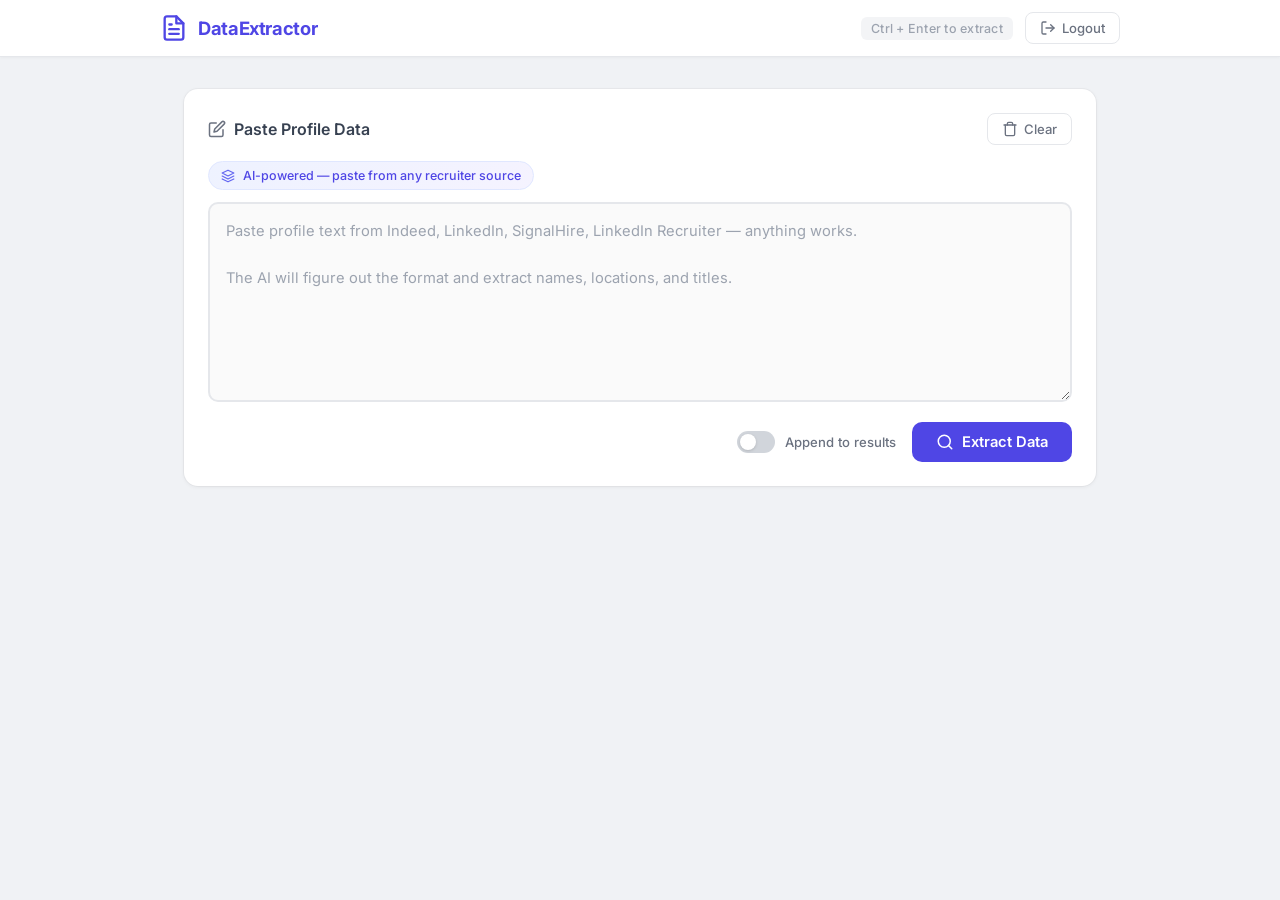
<file: templates/index.html>
<!DOCTYPE html>
<html lang="en">
<head>
    <meta charset="UTF-8">
    <meta name="viewport" content="width=device-width, initial-scale=1.0">
    <title>Data Extractor</title>
    <link rel="stylesheet" href="/static/style.css">
    <link rel="preconnect" href="https://fonts.googleapis.com">
    <link rel="preconnect" href="https://fonts.gstatic.com" crossorigin>
    <link href="https://fonts.googleapis.com/css2?family=Inter:wght@400;500;600;700&display=swap" rel="stylesheet">
</head>
<body>
    <!-- Header -->
    <header class="header">
        <div class="header-inner">
            <div class="logo">
                <svg width="28" height="28" viewBox="0 0 24 24" fill="none" stroke="currentColor" stroke-width="2" stroke-linecap="round" stroke-linejoin="round">
                    <path d="M14 2H6a2 2 0 0 0-2 2v16a2 2 0 0 0 2 2h12a2 2 0 0 0 2-2V8z"></path>
                    <polyline points="14 2 14 8 20 8"></polyline>
                    <line x1="16" y1="13" x2="8" y2="13"></line>
                    <line x1="16" y1="17" x2="8" y2="17"></line>
                    <polyline points="10 9 9 9 8 9"></polyline>
                </svg>
                <span>DataExtractor</span>
            </div>
            <div style="display: flex; align-items: center; gap: 12px;">
                <div class="header-hint">Ctrl + Enter to extract</div>
                <a href="/auth/logout" class="btn-ghost" style="text-decoration: none;">
                    <svg width="16" height="16" viewBox="0 0 24 24" fill="none" stroke="currentColor" stroke-width="2" stroke-linecap="round" stroke-linejoin="round">
                        <path d="M9 21H5a2 2 0 0 1-2-2V5a2 2 0 0 1 2-2h4"></path>
                        <polyline points="16 17 21 12 16 7"></polyline>
                        <line x1="21" y1="12" x2="9" y2="12"></line>
                    </svg>
                    Logout
                </a>
            </div>
        </div>
    </header>

    <main class="main">
        <!-- Input Section -->
        <section class="input-section">
            <div class="section-header">
                <h2>
                    <svg width="18" height="18" viewBox="0 0 24 24" fill="none" stroke="currentColor" stroke-width="2" stroke-linecap="round" stroke-linejoin="round">
                        <path d="M11 4H4a2 2 0 0 0-2 2v14a2 2 0 0 0 2 2h14a2 2 0 0 0 2-2v-7"></path>
                        <path d="M18.5 2.5a2.121 2.121 0 0 1 3 3L12 15l-4 1 1-4 9.5-9.5z"></path>
                    </svg>
                    Paste Profile Data
                </h2>
                <button id="clear-btn" class="btn-ghost" onclick="clearAll()" title="Clear all">
                    <svg width="16" height="16" viewBox="0 0 24 24" fill="none" stroke="currentColor" stroke-width="2" stroke-linecap="round" stroke-linejoin="round">
                        <polyline points="3 6 5 6 21 6"></polyline>
                        <path d="M19 6v14a2 2 0 0 1-2 2H7a2 2 0 0 1-2-2V6m3 0V4a2 2 0 0 1 2-2h4a2 2 0 0 1 2 2v2"></path>
                    </svg>
                    Clear
                </button>
            </div>
            <div class="ai-badge">
                <svg width="14" height="14" viewBox="0 0 24 24" fill="none" stroke="currentColor" stroke-width="2" stroke-linecap="round" stroke-linejoin="round">
                    <path d="M12 2L2 7l10 5 10-5-10-5z"></path>
                    <path d="M2 17l10 5 10-5"></path>
                    <path d="M2 12l10 5 10-5"></path>
                </svg>
                AI-powered &mdash; paste from any recruiter source
            </div>
            <textarea id="input-text" placeholder="Paste profile text from Indeed, LinkedIn, SignalHire, LinkedIn Recruiter — anything works.&#10;&#10;The AI will figure out the format and extract names, locations, and titles."></textarea>
            <div class="input-actions">
                <label class="append-toggle" title="Keep previous results and add new ones">
                    <input type="checkbox" id="append-check">
                    <span class="append-slider"></span>
                    <span class="append-label">Append to results</span>
                </label>
                <button id="extract-btn" class="btn-primary" onclick="extractData()">
                    <svg width="18" height="18" viewBox="0 0 24 24" fill="none" stroke="currentColor" stroke-width="2" stroke-linecap="round" stroke-linejoin="round">
                        <circle cx="11" cy="11" r="8"></circle>
                        <line x1="21" y1="21" x2="16.65" y2="16.65"></line>
                    </svg>
                    Extract Data
                </button>
            </div>
        </section>

        <!-- Stats Cards -->
        <section id="stats" class="stats hidden">
            <div class="stat-card">
                <div class="stat-icon people-icon">
                    <svg width="22" height="22" viewBox="0 0 24 24" fill="none" stroke="currentColor" stroke-width="2" stroke-linecap="round" stroke-linejoin="round">
                        <path d="M17 21v-2a4 4 0 0 0-4-4H5a4 4 0 0 0-4 4v2"></path>
                        <circle cx="9" cy="7" r="4"></circle>
                        <path d="M23 21v-2a4 4 0 0 0-3-3.87"></path>
                        <path d="M16 3.13a4 4 0 0 1 0 7.75"></path>
                    </svg>
                </div>
                <div class="stat-info">
                    <span class="stat-value" id="stat-people">0</span>
                    <span class="stat-label">People</span>
                </div>
            </div>
            <div class="stat-card">
                <div class="stat-icon location-icon">
                    <svg width="22" height="22" viewBox="0 0 24 24" fill="none" stroke="currentColor" stroke-width="2" stroke-linecap="round" stroke-linejoin="round">
                        <path d="M21 10c0 7-9 13-9 13s-9-6-9-13a9 9 0 0 1 18 0z"></path>
                        <circle cx="12" cy="10" r="3"></circle>
                    </svg>
                </div>
                <div class="stat-info">
                    <span class="stat-value" id="stat-locations">0</span>
                    <span class="stat-label">Locations</span>
                </div>
            </div>
            <div class="stat-card">
                <div class="stat-icon title-icon">
                    <svg width="22" height="22" viewBox="0 0 24 24" fill="none" stroke="currentColor" stroke-width="2" stroke-linecap="round" stroke-linejoin="round">
                        <rect x="2" y="7" width="20" height="14" rx="2" ry="2"></rect>
                        <path d="M16 21V5a2 2 0 0 0-2-2h-4a2 2 0 0 0-2 2v16"></path>
                    </svg>
                </div>
                <div class="stat-info">
                    <span class="stat-value" id="stat-titles">0</span>
                    <span class="stat-label">Titles</span>
                </div>
            </div>
            <div class="stat-card stat-action">
                <button class="btn-success" onclick="downloadCSV()">
                    <svg width="18" height="18" viewBox="0 0 24 24" fill="none" stroke="currentColor" stroke-width="2" stroke-linecap="round" stroke-linejoin="round">
                        <path d="M21 15v4a2 2 0 0 1-2 2H5a2 2 0 0 1-2-2v-4"></path>
                        <polyline points="7 10 12 15 17 10"></polyline>
                        <line x1="12" y1="15" x2="12" y2="3"></line>
                    </svg>
                    Download CSV
                </button>
            </div>
        </section>

        <!-- Batch Info -->
        <div id="batch-info" class="batch-info hidden"></div>

        <!-- Results Table -->
        <section id="results" class="results-section hidden">
            <div class="table-wrapper">
                <table id="results-table">
                    <thead>
                        <tr>
                            <th class="th-num">#</th>
                            <th class="th-name">Name</th>
                            <th class="th-location">Location</th>
                            <th class="th-titles">Title(s)</th>
                        </tr>
                    </thead>
                    <tbody id="results-body"></tbody>
                </table>
            </div>
        </section>

        <!-- Error -->
        <div id="error" class="error hidden"></div>
    </main>

    <script>
        let extractedPeople = [];
        let batchCount = 0;

        async function extractData() {
            const text = document.getElementById('input-text').value;
            const btn = document.getElementById('extract-btn');
            const results = document.getElementById('results');
            const stats = document.getElementById('stats');
            const error = document.getElementById('error');
            const batchInfo = document.getElementById('batch-info');
            const appendMode = document.getElementById('append-check').checked;

            if (!text.trim()) {
                error.textContent = 'Please enter some text first.';
                error.classList.remove('hidden');
                if (!appendMode) {
                    results.classList.add('hidden');
                    stats.classList.add('hidden');
                    batchInfo.classList.add('hidden');
                }
                return;
            }

            btn.disabled = true;
            btn.innerHTML = '<svg class="spin" width="18" height="18" viewBox="0 0 24 24" fill="none" stroke="currentColor" stroke-width="2"><path d="M21 12a9 9 0 1 1-6.219-8.56"></path></svg> Extracting...';
            error.classList.add('hidden');

            try {
                const response = await fetch('/extract', {
                    method: 'POST',
                    headers: { 'Content-Type': 'application/json' },
                    body: JSON.stringify({ text })
                });

                if (!response.ok) {
                    const errData = await response.json();
                    throw new Error(errData.error || 'Extraction failed');
                }

                const data = await response.json();
                const newPeople = data.people;

                if (appendMode && extractedPeople.length > 0) {
                    // Append new people to existing results
                    extractedPeople = extractedPeople.concat(newPeople);
                    batchCount++;
                } else {
                    // Replace mode
                    extractedPeople = newPeople;
                    batchCount = 1;
                }

                renderTable(extractedPeople);

                // Calculate unique stats from accumulated data
                const uniqueNames = new Set(extractedPeople.map(p => p.name).filter(Boolean));
                const uniqueLocations = new Set(extractedPeople.map(p => p.location).filter(Boolean));
                const uniqueTitles = new Set(extractedPeople.flatMap(p => p.titles));

                // Animate stat counters
                animateCounter('stat-people', extractedPeople.length);
                animateCounter('stat-locations', uniqueLocations.size);
                animateCounter('stat-titles', uniqueTitles.size);

                stats.classList.remove('hidden');
                results.classList.remove('hidden');

                // Show batch info in append mode
                if (appendMode && batchCount > 1) {
                    batchInfo.innerHTML = '<svg width="14" height="14" viewBox="0 0 24 24" fill="none" stroke="currentColor" stroke-width="2" stroke-linecap="round" stroke-linejoin="round" style="vertical-align:-2px"><path d="M12 2v4M12 18v4M4.93 4.93l2.83 2.83M16.24 16.24l2.83 2.83M2 12h4M18 12h4M4.93 19.07l2.83-2.83M16.24 7.76l2.83-2.83"></path></svg> Batch ' + batchCount + ' \u2014 <strong>' + extractedPeople.length + ' profiles</strong> total' + (newPeople.length > 0 ? ' (+' + newPeople.length + ' new)' : '');
                    batchInfo.classList.remove('hidden');
                } else {
                    batchInfo.classList.add('hidden');
                }

                // In append mode, clear textarea for next paste
                if (appendMode) {
                    document.getElementById('input-text').value = '';
                    document.getElementById('input-text').focus();
                }

                // Smooth scroll to results
                stats.scrollIntoView({ behavior: 'smooth', block: 'start' });
            } catch (err) {
                error.textContent = err.message;
                error.classList.remove('hidden');
                if (!appendMode) {
                    results.classList.add('hidden');
                    stats.classList.add('hidden');
                    batchInfo.classList.add('hidden');
                }
            } finally {
                btn.disabled = false;
                btn.innerHTML = '<svg width="18" height="18" viewBox="0 0 24 24" fill="none" stroke="currentColor" stroke-width="2" stroke-linecap="round" stroke-linejoin="round"><circle cx="11" cy="11" r="8"></circle><line x1="21" y1="21" x2="16.65" y2="16.65"></line></svg> Extract Data';
            }
        }

        function animateCounter(id, target) {
            const el = document.getElementById(id);
            let current = 0;
            const step = Math.max(1, Math.floor(target / 20));
            const interval = setInterval(() => {
                current += step;
                if (current >= target) {
                    current = target;
                    clearInterval(interval);
                }
                el.textContent = current;
            }, 30);
        }

        function renderTable(people) {
            const tbody = document.getElementById('results-body');
            tbody.innerHTML = '';

            if (people.length === 0) {
                const tr = document.createElement('tr');
                tr.innerHTML = '<td colspan="4" class="empty-msg">No profiles found. Make sure the text follows the expected format.</td>';
                tbody.appendChild(tr);
                return;
            }

            people.forEach((person, index) => {
                const tr = document.createElement('tr');
                tr.style.animationDelay = `${index * 0.02}s`;
                tr.className = 'fade-in-row';

                const tdNum = document.createElement('td');
                tdNum.textContent = index + 1;
                tdNum.className = 'row-num';

                const tdName = document.createElement('td');
                tdName.className = 'cell-name';
                const nameSpan = document.createElement('span');
                nameSpan.className = 'name-text';
                nameSpan.textContent = person.name || '\u2014';
                tdName.appendChild(nameSpan);

                const tdLoc = document.createElement('td');
                tdLoc.className = 'cell-location';
                if (person.location) {
                    tdLoc.innerHTML = '<svg width="14" height="14" viewBox="0 0 24 24" fill="none" stroke="currentColor" stroke-width="2" stroke-linecap="round" stroke-linejoin="round" style="opacity:0.5;vertical-align:-2px;margin-right:4px"><path d="M21 10c0 7-9 13-9 13s-9-6-9-13a9 9 0 0 1 18 0z"></path><circle cx="12" cy="10" r="3"></circle></svg>' + person.location;
                } else {
                    tdLoc.textContent = '\u2014';
                }

                const tdTitles = document.createElement('td');
                tdTitles.className = 'cell-titles';
                if (person.titles.length > 0) {
                    person.titles.forEach(title => {
                        const span = document.createElement('span');
                        span.className = 'title-tag';
                        span.textContent = title;
                        tdTitles.appendChild(span);
                    });
                } else {
                    tdTitles.innerHTML = '<span class="no-title">\u2014</span>';
                }

                tr.appendChild(tdNum);
                tr.appendChild(tdName);
                tr.appendChild(tdLoc);
                tr.appendChild(tdTitles);
                tbody.appendChild(tr);
            });
        }

        function downloadCSV() {
            if (extractedPeople.length === 0) return;

            const escapeCSV = (val) => {
                if (!val) return '';
                const str = String(val);
                if (str.includes(',') || str.includes('"') || str.includes('\n')) {
                    return '"' + str.replace(/"/g, '""') + '"';
                }
                return str;
            };

            const rows = [['#', 'Name', 'Location', 'Title(s)']];
            extractedPeople.forEach((person, i) => {
                rows.push([
                    i + 1,
                    escapeCSV(person.name),
                    escapeCSV(person.location),
                    escapeCSV(person.titles.join('; '))
                ]);
            });

            const csv = rows.map(r => r.join(',')).join('\n');
            const blob = new Blob([csv], { type: 'text/csv;charset=utf-8;' });
            const url = URL.createObjectURL(blob);
            const a = document.createElement('a');
            a.href = url;
            a.download = 'extracted_data.csv';
            a.click();
            URL.revokeObjectURL(url);
        }

        function clearAll() {
            document.getElementById('input-text').value = '';
            document.getElementById('results').classList.add('hidden');
            document.getElementById('stats').classList.add('hidden');
            document.getElementById('error').classList.add('hidden');
            document.getElementById('batch-info').classList.add('hidden');
            extractedPeople = [];
            batchCount = 0;
            document.getElementById('input-text').focus();
        }

        // Ctrl+Enter to extract
        document.getElementById('input-text').addEventListener('keydown', function(e) {
            if (e.ctrlKey && e.key === 'Enter') extractData();
        });
    </script>
</body>
</html>
</file>
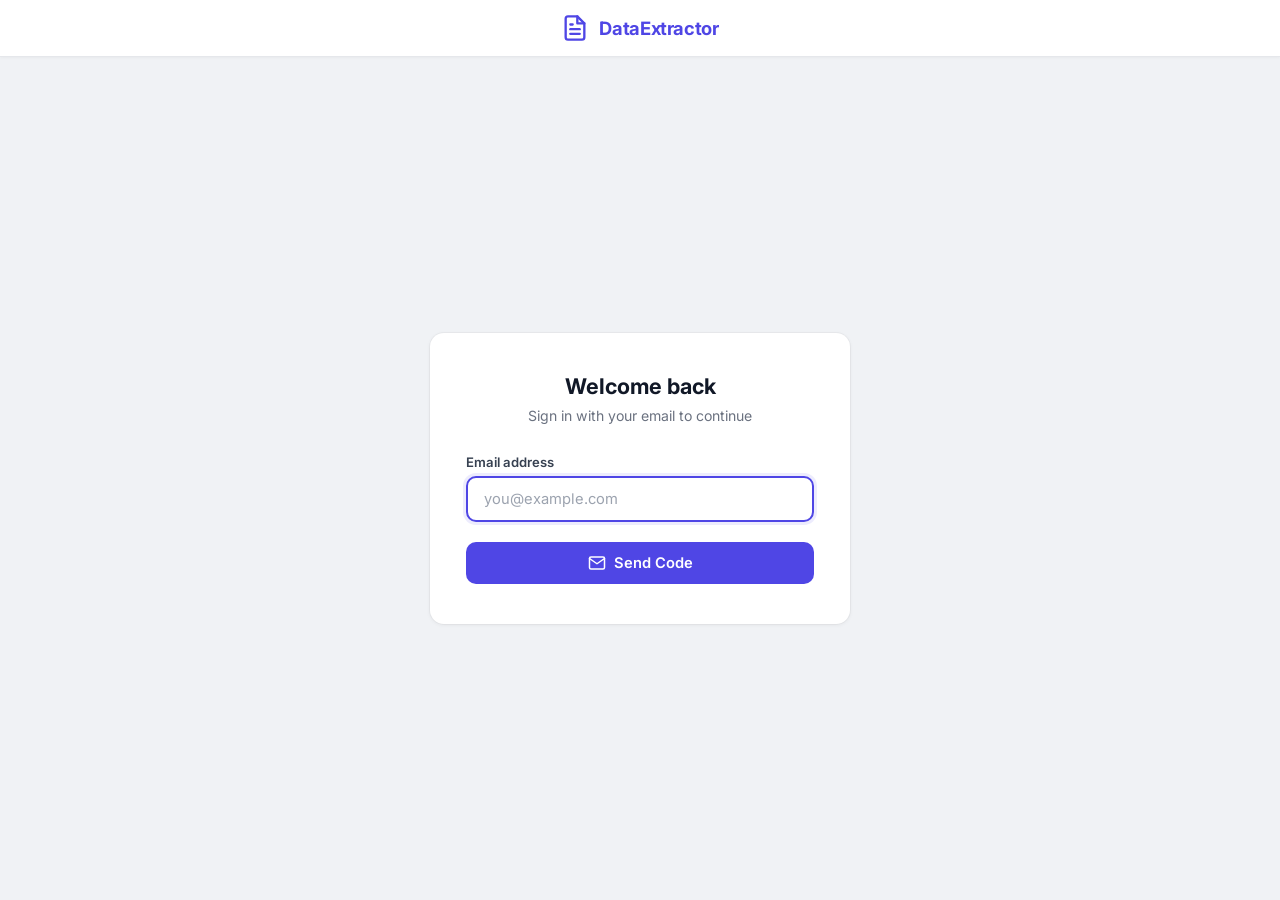
<file: templates/login.html>
<!DOCTYPE html>
<html lang="en">
<head>
    <meta charset="UTF-8">
    <meta name="viewport" content="width=device-width, initial-scale=1.0">
    <title>Login - DataExtractor</title>
    <link rel="preconnect" href="https://fonts.googleapis.com">
    <link rel="preconnect" href="https://fonts.gstatic.com" crossorigin>
    <link href="https://fonts.googleapis.com/css2?family=Inter:wght@400;500;600;700&display=swap" rel="stylesheet">
    <style>
        * {
            margin: 0;
            padding: 0;
            box-sizing: border-box;
        }

        body {
            font-family: 'Inter', -apple-system, BlinkMacSystemFont, "Segoe UI", Roboto, sans-serif;
            background: #f0f2f5;
            color: #1a1a2e;
            min-height: 100vh;
            display: flex;
            flex-direction: column;
        }

        /* ===== Header ===== */
        .header {
            background: #fff;
            border-bottom: 1px solid #e5e7eb;
            padding: 0 24px;
            box-shadow: 0 1px 3px rgba(0, 0, 0, 0.04);
        }

        .header-inner {
            max-width: 960px;
            margin: 0 auto;
            display: flex;
            align-items: center;
            justify-content: center;
            height: 56px;
        }

        .logo {
            display: flex;
            align-items: center;
            gap: 10px;
            font-size: 1.15rem;
            font-weight: 700;
            color: #4f46e5;
            letter-spacing: -0.02em;
            text-decoration: none;
        }

        .logo svg {
            flex-shrink: 0;
        }

        /* ===== Main ===== */
        .main {
            flex: 1;
            display: flex;
            align-items: center;
            justify-content: center;
            padding: 32px 24px;
        }

        /* ===== Login Card ===== */
        .login-card {
            background: #fff;
            border-radius: 14px;
            padding: 40px 36px;
            box-shadow: 0 1px 4px rgba(0, 0, 0, 0.06), 0 0 0 1px rgba(0, 0, 0, 0.03);
            width: 100%;
            max-width: 420px;
        }

        .login-title {
            font-size: 1.35rem;
            font-weight: 700;
            color: #111827;
            text-align: center;
            margin-bottom: 6px;
        }

        .login-subtitle {
            font-size: 0.88rem;
            color: #6b7280;
            text-align: center;
            margin-bottom: 28px;
            line-height: 1.5;
        }

        /* ===== Form ===== */
        .form-group {
            margin-bottom: 20px;
        }

        .form-label {
            display: block;
            font-size: 0.82rem;
            font-weight: 600;
            color: #374151;
            margin-bottom: 6px;
        }

        .form-input {
            width: 100%;
            padding: 12px 16px;
            border: 2px solid #e5e7eb;
            border-radius: 10px;
            font-size: 0.92rem;
            font-family: 'Inter', -apple-system, BlinkMacSystemFont, "Segoe UI", Roboto, sans-serif;
            color: #1a1a2e;
            background: #fafafa;
            transition: border-color 0.2s, box-shadow 0.2s, background 0.2s;
            outline: none;
        }

        .form-input::placeholder {
            color: #9ca3af;
        }

        .form-input:focus {
            border-color: #4f46e5;
            box-shadow: 0 0 0 3px rgba(79, 70, 229, 0.1);
            background: #fff;
        }

        .form-input:disabled {
            background: #f3f4f6;
            color: #9ca3af;
            cursor: not-allowed;
        }

        /* OTP input special styling */
        .otp-input {
            text-align: center;
            font-size: 1.4rem;
            font-weight: 600;
            letter-spacing: 0.5em;
            padding: 14px 16px;
        }

        /* ===== Buttons ===== */
        .btn-primary {
            display: inline-flex;
            align-items: center;
            justify-content: center;
            gap: 8px;
            width: 100%;
            padding: 12px 24px;
            background: #4f46e5;
            color: #fff;
            border: none;
            border-radius: 10px;
            font-size: 0.92rem;
            font-weight: 600;
            cursor: pointer;
            transition: background 0.2s, transform 0.1s, box-shadow 0.2s;
            font-family: inherit;
        }

        .btn-primary:hover {
            background: #4338ca;
            box-shadow: 0 2px 8px rgba(79, 70, 229, 0.3);
        }

        .btn-primary:active {
            transform: scale(0.97);
        }

        .btn-primary:disabled {
            background: #a5b4fc;
            cursor: not-allowed;
            box-shadow: none;
            transform: none;
        }

        /* ===== Messages ===== */
        .msg-error {
            padding: 12px 16px;
            background: #fef2f2;
            color: #dc2626;
            border-radius: 10px;
            font-size: 0.85rem;
            font-weight: 500;
            border: 1px solid #fecaca;
            margin-bottom: 20px;
            display: none;
        }

        .msg-success {
            padding: 12px 16px;
            background: #f0fdf4;
            color: #16a34a;
            border-radius: 10px;
            font-size: 0.85rem;
            font-weight: 500;
            border: 1px solid #bbf7d0;
            margin-bottom: 20px;
            display: none;
        }

        /* ===== Steps ===== */
        .step {
            display: none;
        }

        .step.active {
            display: block;
        }

        /* ===== Resend ===== */
        .resend-row {
            text-align: center;
            margin-top: 16px;
        }

        .resend-link {
            font-size: 0.82rem;
            color: #4f46e5;
            font-weight: 500;
            cursor: pointer;
            background: none;
            border: none;
            font-family: inherit;
            text-decoration: none;
            transition: color 0.2s;
        }

        .resend-link:hover {
            color: #4338ca;
            text-decoration: underline;
        }

        .resend-link:disabled {
            color: #9ca3af;
            cursor: not-allowed;
            text-decoration: none;
        }

        .back-link {
            display: inline-flex;
            align-items: center;
            gap: 4px;
            font-size: 0.82rem;
            color: #6b7280;
            font-weight: 500;
            cursor: pointer;
            background: none;
            border: none;
            font-family: inherit;
            margin-bottom: 20px;
            transition: color 0.2s;
        }

        .back-link:hover {
            color: #4f46e5;
        }

        /* ===== Email display ===== */
        .email-display {
            text-align: center;
            margin-bottom: 20px;
            padding: 10px 16px;
            background: #eef2ff;
            border-radius: 8px;
            border: 1px solid #e0e7ff;
        }

        .email-display span {
            font-size: 0.85rem;
            color: #4338ca;
            font-weight: 600;
        }

        /* ===== Spinner ===== */
        .spin {
            animation: spin 0.8s linear infinite;
        }

        @keyframes spin {
            from { transform: rotate(0deg); }
            to { transform: rotate(360deg); }
        }

        /* ===== Responsive ===== */
        @media (max-width: 480px) {
            .login-card {
                padding: 28px 20px;
            }

            .main {
                padding: 20px 16px;
                align-items: flex-start;
                padding-top: 40px;
            }
        }
    </style>
</head>
<body>
    <header class="header">
        <div class="header-inner">
            <a href="/" class="logo">
                <svg width="28" height="28" viewBox="0 0 24 24" fill="none" stroke="currentColor" stroke-width="2" stroke-linecap="round" stroke-linejoin="round">
                    <path d="M14 2H6a2 2 0 0 0-2 2v16a2 2 0 0 0 2 2h12a2 2 0 0 0 2-2V8z"></path>
                    <polyline points="14 2 14 8 20 8"></polyline>
                    <line x1="16" y1="13" x2="8" y2="13"></line>
                    <line x1="16" y1="17" x2="8" y2="17"></line>
                    <polyline points="10 9 9 9 8 9"></polyline>
                </svg>
                <span>DataExtractor</span>
            </a>
        </div>
    </header>

    <main class="main">
        <div class="login-card">
            <h1 class="login-title">Welcome back</h1>
            <p class="login-subtitle">Sign in with your email to continue</p>

            <!-- Messages -->
            <div id="msg-error" class="msg-error"></div>
            <div id="msg-success" class="msg-success"></div>

            <!-- Step 1: Email -->
            <div id="step-email" class="step active">
                <div class="form-group">
                    <label class="form-label" for="email-input">Email address</label>
                    <input
                        type="email"
                        id="email-input"
                        class="form-input"
                        placeholder="you@example.com"
                        autocomplete="email"
                        required
                    >
                </div>
                <button id="send-btn" class="btn-primary" onclick="sendOtp()">
                    <svg width="18" height="18" viewBox="0 0 24 24" fill="none" stroke="currentColor" stroke-width="2" stroke-linecap="round" stroke-linejoin="round">
                        <path d="M4 4h16c1.1 0 2 .9 2 2v12c0 1.1-.9 2-2 2H4c-1.1 0-2-.9-2-2V6c0-1.1.9-2 2-2z"></path>
                        <polyline points="22,6 12,13 2,6"></polyline>
                    </svg>
                    Send Code
                </button>
            </div>

            <!-- Step 2: OTP -->
            <div id="step-otp" class="step">
                <button class="back-link" onclick="goBackToEmail()" type="button">
                    <svg width="14" height="14" viewBox="0 0 24 24" fill="none" stroke="currentColor" stroke-width="2" stroke-linecap="round" stroke-linejoin="round">
                        <line x1="19" y1="12" x2="5" y2="12"></line>
                        <polyline points="12 19 5 12 12 5"></polyline>
                    </svg>
                    Change email
                </button>

                <div class="email-display">
                    <span id="email-display-text"></span>
                </div>

                <div class="form-group">
                    <label class="form-label" for="otp-input">Verification code</label>
                    <input
                        type="text"
                        id="otp-input"
                        class="form-input otp-input"
                        placeholder="------"
                        maxlength="6"
                        inputmode="numeric"
                        pattern="[0-9]*"
                        autocomplete="one-time-code"
                    >
                </div>
                <button id="verify-btn" class="btn-primary" onclick="verifyOtp()">
                    <svg width="18" height="18" viewBox="0 0 24 24" fill="none" stroke="currentColor" stroke-width="2" stroke-linecap="round" stroke-linejoin="round">
                        <path d="M12 22s8-4 8-10V5l-8-3-8 3v7c0 6 8 10 8 10z"></path>
                        <polyline points="9 12 12 15 16 10"></polyline>
                    </svg>
                    Verify
                </button>

                <div class="resend-row">
                    <button id="resend-btn" class="resend-link" onclick="resendOtp()" disabled>
                        Resend code in <span id="resend-timer">60</span>s
                    </button>
                </div>
            </div>
            <!-- Step 3: Access Code -->
            <div id="step-access-code" class="step">
                <button class="back-link" onclick="goBackToOtp()" type="button">
                    <svg width="14" height="14" viewBox="0 0 24 24" fill="none" stroke="currentColor" stroke-width="2" stroke-linecap="round" stroke-linejoin="round">
                        <line x1="19" y1="12" x2="5" y2="12"></line>
                        <polyline points="12 19 5 12 12 5"></polyline>
                    </svg>
                    Back
                </button>

                <div class="email-display">
                    <span id="email-display-text-ac"></span>
                </div>

                <div class="form-group">
                    <label class="form-label" for="access-code-input">Access code</label>
                    <input
                        type="text"
                        id="access-code-input"
                        class="form-input otp-input"
                        placeholder="----"
                        maxlength="4"
                        inputmode="numeric"
                        pattern="[0-9]*"
                        autocomplete="off"
                    >
                </div>
                <button id="access-code-btn" class="btn-primary" onclick="verifyAccessCode()">
                    <svg width="18" height="18" viewBox="0 0 24 24" fill="none" stroke="currentColor" stroke-width="2" stroke-linecap="round" stroke-linejoin="round">
                        <rect x="3" y="11" width="18" height="11" rx="2" ry="2"></rect>
                        <path d="M7 11V7a5 5 0 0 1 10 0v4"></path>
                    </svg>
                    Submit
                </button>
            </div>
        </div>
    </main>

    <script>
        let currentEmail = '';
        let resendInterval = null;
        let resendCountdown = 0;

        const emailInput = document.getElementById('email-input');
        const otpInput = document.getElementById('otp-input');
        const accessCodeInput = document.getElementById('access-code-input');
        const sendBtn = document.getElementById('send-btn');
        const verifyBtn = document.getElementById('verify-btn');
        const accessCodeBtn = document.getElementById('access-code-btn');
        const resendBtn = document.getElementById('resend-btn');
        const msgError = document.getElementById('msg-error');
        const msgSuccess = document.getElementById('msg-success');

        // Allow Enter key to submit
        emailInput.addEventListener('keydown', function(e) {
            if (e.key === 'Enter') sendOtp();
        });

        otpInput.addEventListener('keydown', function(e) {
            if (e.key === 'Enter') verifyOtp();
        });

        accessCodeInput.addEventListener('keydown', function(e) {
            if (e.key === 'Enter') verifyAccessCode();
        });

        // Only allow digits in OTP input
        otpInput.addEventListener('input', function() {
            this.value = this.value.replace(/[^0-9]/g, '');
        });

        // Only allow digits in access code input
        accessCodeInput.addEventListener('input', function() {
            this.value = this.value.replace(/[^0-9]/g, '');
        });

        function showError(msg) {
            msgError.textContent = msg;
            msgError.style.display = 'block';
            msgSuccess.style.display = 'none';
        }

        function showSuccess(msg) {
            msgSuccess.textContent = msg;
            msgSuccess.style.display = 'block';
            msgError.style.display = 'none';
        }

        function clearMessages() {
            msgError.style.display = 'none';
            msgSuccess.style.display = 'none';
        }

        function setLoading(btn, loading, label) {
            if (loading) {
                btn.disabled = true;
                btn.innerHTML = '<svg class="spin" width="18" height="18" viewBox="0 0 24 24" fill="none" stroke="currentColor" stroke-width="2"><path d="M21 12a9 9 0 1 1-6.219-8.56"></path></svg> ' + label;
            } else {
                btn.disabled = false;
            }
        }

        function showStep(step) {
            document.getElementById('step-email').classList.remove('active');
            document.getElementById('step-otp').classList.remove('active');
            document.getElementById('step-access-code').classList.remove('active');
            document.getElementById('step-' + step).classList.add('active');
        }

        function startResendTimer() {
            resendCountdown = 60;
            resendBtn.disabled = true;
            resendBtn.innerHTML = 'Resend code in <span id="resend-timer">' + resendCountdown + '</span>s';

            if (resendInterval) clearInterval(resendInterval);

            resendInterval = setInterval(function() {
                resendCountdown--;
                var timerEl = document.getElementById('resend-timer');
                if (timerEl) timerEl.textContent = resendCountdown;

                if (resendCountdown <= 0) {
                    clearInterval(resendInterval);
                    resendInterval = null;
                    resendBtn.disabled = false;
                    resendBtn.textContent = 'Resend code';
                }
            }, 1000);
        }

        async function sendOtp() {
            var email = emailInput.value.trim();

            if (!email) {
                showError('Please enter your email address.');
                return;
            }

            // Basic email validation
            if (!/^[^\s@]+@[^\s@]+\.[^\s@]+$/.test(email)) {
                showError('Please enter a valid email address.');
                return;
            }

            clearMessages();
            setLoading(sendBtn, true, 'Sending...');

            try {
                var resp = await fetch('/auth/send-otp', {
                    method: 'POST',
                    headers: { 'Content-Type': 'application/json' },
                    body: JSON.stringify({ email: email })
                });

                var data = await resp.json();

                if (!resp.ok) {
                    throw new Error(data.error || 'Failed to send code.');
                }

                currentEmail = email;
                document.getElementById('email-display-text').textContent = email;

                showStep('otp');
                clearMessages();
                showSuccess('Code sent to your email');
                startResendTimer();
                otpInput.value = '';
                otpInput.focus();
            } catch (err) {
                showError(err.message);
            } finally {
                sendBtn.disabled = false;
                sendBtn.innerHTML = '<svg width="18" height="18" viewBox="0 0 24 24" fill="none" stroke="currentColor" stroke-width="2" stroke-linecap="round" stroke-linejoin="round"><path d="M4 4h16c1.1 0 2 .9 2 2v12c0 1.1-.9 2-2 2H4c-1.1 0-2-.9-2-2V6c0-1.1.9-2 2-2z"></path><polyline points="22,6 12,13 2,6"></polyline></svg> Send Code';
            }
        }

        async function verifyOtp() {
            var otp = otpInput.value.trim();

            if (!otp) {
                showError('Please enter the verification code.');
                return;
            }

            if (otp.length !== 6) {
                showError('Please enter the full 6-digit code.');
                return;
            }

            clearMessages();
            setLoading(verifyBtn, true, 'Verifying...');

            try {
                var resp = await fetch('/auth/verify-otp', {
                    method: 'POST',
                    headers: { 'Content-Type': 'application/json' },
                    body: JSON.stringify({ email: currentEmail, otp: otp })
                });

                var data = await resp.json();

                if (!resp.ok) {
                    throw new Error(data.error || 'Verification failed.');
                }

                // OTP verified — move to access code step
                document.getElementById('email-display-text-ac').textContent = currentEmail;
                showStep('access-code');
                clearMessages();
                showSuccess('Email verified! Enter your access code.');
                accessCodeInput.value = '';
                accessCodeInput.focus();
            } catch (err) {
                showError(err.message);
                verifyBtn.disabled = false;
                verifyBtn.innerHTML = '<svg width="18" height="18" viewBox="0 0 24 24" fill="none" stroke="currentColor" stroke-width="2" stroke-linecap="round" stroke-linejoin="round"><path d="M12 22s8-4 8-10V5l-8-3-8 3v7c0 6 8 10 8 10z"></path><polyline points="9 12 12 15 16 10"></polyline></svg> Verify';
            }
        }

        async function resendOtp() {
            if (resendCountdown > 0) return;

            clearMessages();
            resendBtn.disabled = true;
            resendBtn.textContent = 'Sending...';

            try {
                var resp = await fetch('/auth/send-otp', {
                    method: 'POST',
                    headers: { 'Content-Type': 'application/json' },
                    body: JSON.stringify({ email: currentEmail })
                });

                var data = await resp.json();

                if (!resp.ok) {
                    throw new Error(data.error || 'Failed to resend code.');
                }

                showSuccess('New code sent to your email');
                startResendTimer();
                otpInput.value = '';
                otpInput.focus();
            } catch (err) {
                showError(err.message);
                resendBtn.disabled = false;
                resendBtn.textContent = 'Resend code';
            }
        }

        function goBackToEmail() {
            if (resendInterval) {
                clearInterval(resendInterval);
                resendInterval = null;
            }
            clearMessages();
            showStep('email');
            emailInput.focus();
        }

        async function verifyAccessCode() {
            var code = accessCodeInput.value.trim();

            if (!code) {
                showError('Please enter the access code.');
                return;
            }

            if (code.length !== 4) {
                showError('Please enter the full 4-digit access code.');
                return;
            }

            clearMessages();
            setLoading(accessCodeBtn, true, 'Verifying...');

            try {
                var resp = await fetch('/auth/verify-access-code', {
                    method: 'POST',
                    headers: { 'Content-Type': 'application/json' },
                    body: JSON.stringify({ code: code })
                });

                var data = await resp.json();

                if (!resp.ok) {
                    throw new Error(data.error || 'Invalid access code.');
                }

                showSuccess('Access granted! Redirecting...');
                accessCodeBtn.disabled = true;

                setTimeout(function() {
                    window.location.href = data.redirect || '/';
                }, 600);
            } catch (err) {
                showError(err.message);
                accessCodeBtn.disabled = false;
                accessCodeBtn.innerHTML = '<svg width="18" height="18" viewBox="0 0 24 24" fill="none" stroke="currentColor" stroke-width="2" stroke-linecap="round" stroke-linejoin="round"><rect x="3" y="11" width="18" height="11" rx="2" ry="2"></rect><path d="M7 11V7a5 5 0 0 1 10 0v4"></path></svg> Submit';
            }
        }

        function goBackToOtp() {
            clearMessages();
            showStep('otp');
            otpInput.focus();
        }

        // Focus email input on load
        emailInput.focus();
    </script>
</body>
</html>
</file>
<file: static/style.css>
/* ===== Reset & Base ===== */
* {
    margin: 0;
    padding: 0;
    box-sizing: border-box;
}

body {
    font-family: 'Inter', -apple-system, BlinkMacSystemFont, "Segoe UI", Roboto, sans-serif;
    background: #f0f2f5;
    color: #1a1a2e;
    min-height: 100vh;
}

/* ===== Header ===== */
.header {
    background: #fff;
    border-bottom: 1px solid #e5e7eb;
    padding: 0 24px;
    position: sticky;
    top: 0;
    z-index: 100;
    box-shadow: 0 1px 3px rgba(0, 0, 0, 0.04);
}

.header-inner {
    max-width: 960px;
    margin: 0 auto;
    display: flex;
    align-items: center;
    justify-content: space-between;
    height: 56px;
}

.logo {
    display: flex;
    align-items: center;
    gap: 10px;
    font-size: 1.15rem;
    font-weight: 700;
    color: #4f46e5;
    letter-spacing: -0.02em;
}

.logo svg {
    flex-shrink: 0;
}

.header-hint {
    font-size: 0.78rem;
    color: #9ca3af;
    background: #f3f4f6;
    padding: 4px 10px;
    border-radius: 6px;
    font-weight: 500;
    letter-spacing: 0.02em;
}

/* ===== Main ===== */
.main {
    max-width: 960px;
    margin: 0 auto;
    padding: 32px 24px 64px;
}

/* ===== Input Section ===== */
.input-section {
    background: #fff;
    border-radius: 14px;
    padding: 24px;
    box-shadow: 0 1px 4px rgba(0, 0, 0, 0.06), 0 0 0 1px rgba(0, 0, 0, 0.03);
}

.section-header {
    display: flex;
    align-items: center;
    justify-content: space-between;
    margin-bottom: 16px;
}

.section-header h2 {
    display: flex;
    align-items: center;
    gap: 8px;
    font-size: 1rem;
    font-weight: 600;
    color: #374151;
}

.section-header h2 svg {
    color: #6b7280;
    flex-shrink: 0;
}

/* ===== AI Badge ===== */
.ai-badge {
    display: inline-flex;
    align-items: center;
    gap: 8px;
    padding: 6px 12px;
    background: linear-gradient(135deg, #eef2ff 0%, #f5f3ff 100%);
    color: #4f46e5;
    border: 1px solid #e0e7ff;
    border-radius: 999px;
    font-size: 0.78rem;
    font-weight: 500;
    margin-bottom: 12px;
    width: fit-content;
}

.ai-badge svg {
    color: #6366f1;
}

/* ===== Textarea ===== */
textarea {
    width: 100%;
    min-height: 200px;
    padding: 16px;
    border: 2px solid #e5e7eb;
    border-radius: 10px;
    font-size: 0.92rem;
    font-family: 'Inter', -apple-system, BlinkMacSystemFont, "Segoe UI", Roboto, sans-serif;
    resize: vertical;
    transition: border-color 0.2s, box-shadow 0.2s;
    line-height: 1.6;
    color: #1a1a2e;
    background: #fafafa;
}

textarea::placeholder {
    color: #9ca3af;
}

textarea:focus {
    outline: none;
    border-color: #4f46e5;
    box-shadow: 0 0 0 3px rgba(79, 70, 229, 0.1);
    background: #fff;
}

/* ===== Input Actions ===== */
.input-actions {
    display: flex;
    align-items: center;
    justify-content: flex-end;
    gap: 16px;
    margin-top: 16px;
}

/* ===== Append Toggle ===== */
.append-toggle {
    display: flex;
    align-items: center;
    gap: 10px;
    cursor: pointer;
    user-select: none;
}

.append-toggle input[type="checkbox"] {
    display: none;
}

.append-slider {
    position: relative;
    width: 38px;
    height: 22px;
    background: #d1d5db;
    border-radius: 11px;
    transition: background 0.25s;
    flex-shrink: 0;
}

.append-slider::after {
    content: '';
    position: absolute;
    top: 3px;
    left: 3px;
    width: 16px;
    height: 16px;
    background: #fff;
    border-radius: 50%;
    transition: transform 0.25s;
    box-shadow: 0 1px 3px rgba(0,0,0,0.15);
}

.append-toggle input:checked + .append-slider {
    background: #4f46e5;
}

.append-toggle input:checked + .append-slider::after {
    transform: translateX(16px);
}

.append-label {
    font-size: 0.82rem;
    font-weight: 500;
    color: #6b7280;
    transition: color 0.2s;
}

.append-toggle input:checked ~ .append-label {
    color: #4f46e5;
}

/* ===== Batch Info ===== */
.batch-info {
    margin-top: 16px;
    padding: 10px 16px;
    background: #eef2ff;
    color: #4338ca;
    border-radius: 8px;
    font-size: 0.82rem;
    font-weight: 500;
    text-align: center;
    border: 1px solid #e0e7ff;
}

/* ===== Buttons ===== */
.btn-primary {
    display: inline-flex;
    align-items: center;
    gap: 8px;
    padding: 11px 24px;
    background: #4f46e5;
    color: #fff;
    border: none;
    border-radius: 10px;
    font-size: 0.92rem;
    font-weight: 600;
    cursor: pointer;
    transition: background 0.2s, transform 0.1s, box-shadow 0.2s;
    font-family: inherit;
    margin: 0;
}

.btn-primary:hover {
    background: #4338ca;
    box-shadow: 0 2px 8px rgba(79, 70, 229, 0.3);
}

.btn-primary:active {
    transform: scale(0.97);
}

.btn-primary:disabled {
    background: #a5b4fc;
    cursor: not-allowed;
    box-shadow: none;
    transform: none;
}

.btn-ghost {
    display: inline-flex;
    align-items: center;
    gap: 6px;
    padding: 7px 14px;
    background: transparent;
    color: #6b7280;
    border: 1px solid #e5e7eb;
    border-radius: 8px;
    font-size: 0.82rem;
    font-weight: 500;
    cursor: pointer;
    transition: all 0.2s;
    font-family: inherit;
    margin: 0;
}

.btn-ghost:hover {
    background: #f9fafb;
    color: #ef4444;
    border-color: #fecaca;
}

.btn-success {
    display: inline-flex;
    align-items: center;
    gap: 8px;
    padding: 11px 24px;
    background: #059669;
    color: #fff;
    border: none;
    border-radius: 10px;
    font-size: 0.92rem;
    font-weight: 600;
    cursor: pointer;
    transition: background 0.2s, transform 0.1s, box-shadow 0.2s;
    font-family: inherit;
    margin: 0;
    width: 100%;
    justify-content: center;
}

.btn-success:hover {
    background: #047857;
    box-shadow: 0 2px 8px rgba(5, 150, 105, 0.3);
}

.btn-success:active {
    transform: scale(0.97);
}

/* ===== Stats Cards ===== */
.stats {
    display: grid;
    grid-template-columns: repeat(4, 1fr);
    gap: 16px;
    margin-top: 28px;
}

.stat-card {
    background: #fff;
    border-radius: 14px;
    padding: 20px;
    display: flex;
    align-items: center;
    gap: 16px;
    box-shadow: 0 1px 4px rgba(0, 0, 0, 0.06), 0 0 0 1px rgba(0, 0, 0, 0.03);
    transition: transform 0.2s, box-shadow 0.2s;
}

.stat-card:hover {
    transform: translateY(-2px);
    box-shadow: 0 4px 12px rgba(0, 0, 0, 0.08), 0 0 0 1px rgba(0, 0, 0, 0.03);
}

.stat-icon {
    width: 48px;
    height: 48px;
    border-radius: 12px;
    display: flex;
    align-items: center;
    justify-content: center;
    flex-shrink: 0;
}

.people-icon {
    background: #ede9fe;
    color: #7c3aed;
}

.location-icon {
    background: #dbeafe;
    color: #2563eb;
}

.title-icon {
    background: #fef3c7;
    color: #d97706;
}

.stat-info {
    display: flex;
    flex-direction: column;
}

.stat-value {
    font-size: 1.6rem;
    font-weight: 700;
    line-height: 1.2;
    color: #111827;
}

.stat-label {
    font-size: 0.78rem;
    font-weight: 500;
    color: #9ca3af;
    text-transform: uppercase;
    letter-spacing: 0.05em;
    margin-top: 2px;
}

.stat-action {
    display: flex;
    align-items: center;
    justify-content: center;
    padding: 16px;
}

/* ===== Results Section ===== */
.results-section {
    margin-top: 28px;
    background: #fff;
    border-radius: 14px;
    box-shadow: 0 1px 4px rgba(0, 0, 0, 0.06), 0 0 0 1px rgba(0, 0, 0, 0.03);
    overflow: hidden;
}

.table-wrapper {
    overflow-x: auto;
}

/* ===== Table ===== */
#results-table {
    width: 100%;
    border-collapse: collapse;
}

#results-table thead {
    background: linear-gradient(135deg, #4f46e5 0%, #6366f1 100%);
    color: #fff;
}

#results-table th {
    padding: 14px 18px;
    text-align: left;
    font-size: 0.78rem;
    text-transform: uppercase;
    letter-spacing: 0.06em;
    font-weight: 600;
}

.th-num {
    width: 50px;
    text-align: center !important;
}

.th-name {
    min-width: 160px;
}

.th-location {
    min-width: 140px;
}

.th-titles {
    min-width: 200px;
}

#results-table td {
    padding: 14px 18px;
    border-bottom: 1px solid #f3f4f6;
    font-size: 0.9rem;
    vertical-align: middle;
}

#results-table tbody tr:last-child td {
    border-bottom: none;
}

#results-table tbody tr:hover {
    background: #f8fafc;
}

/* Row number */
.row-num {
    color: #c0c5ce;
    font-size: 0.82rem;
    font-weight: 500;
    text-align: center !important;
    width: 50px;
}

/* Name cell */
.cell-name {
    font-weight: 600;
    white-space: nowrap;
    color: #111827;
}

.name-text {
    display: inline-block;
}

/* Location cell */
.cell-location {
    color: #6b7280;
    white-space: nowrap;
    font-size: 0.88rem;
}

/* Titles cell */
.cell-titles {
    display: flex;
    flex-wrap: wrap;
    gap: 6px;
    align-items: center;
}

.title-tag {
    display: inline-block;
    background: #eef2ff;
    color: #4338ca;
    padding: 4px 12px;
    border-radius: 20px;
    font-size: 0.78rem;
    font-weight: 500;
    white-space: nowrap;
    border: 1px solid #e0e7ff;
    transition: background 0.15s;
}

.title-tag:hover {
    background: #e0e7ff;
}

.no-title {
    color: #d1d5db;
}

/* ===== Empty message ===== */
.empty-msg {
    color: #9ca3af;
    font-size: 0.9rem;
    font-style: italic;
    padding: 32px !important;
    text-align: center;
}

/* ===== Error ===== */
.error {
    margin-top: 20px;
    padding: 14px 18px;
    background: #fef2f2;
    color: #dc2626;
    border-radius: 10px;
    font-size: 0.9rem;
    font-weight: 500;
    border: 1px solid #fecaca;
}

/* ===== Hidden ===== */
.hidden {
    display: none !important;
}

/* ===== Animations ===== */
.fade-in-row {
    animation: fadeInRow 0.3s ease both;
}

@keyframes fadeInRow {
    from {
        opacity: 0;
        transform: translateY(6px);
    }
    to {
        opacity: 1;
        transform: translateY(0);
    }
}

/* Spinner for loading state */
.spin {
    animation: spin 0.8s linear infinite;
}

@keyframes spin {
    from { transform: rotate(0deg); }
    to { transform: rotate(360deg); }
}

/* ===== Responsive ===== */
@media (max-width: 768px) {
    .stats {
        grid-template-columns: repeat(2, 1fr);
    }

    .main {
        padding: 20px 16px 48px;
    }

    .input-section {
        padding: 18px;
    }

    .header-hint {
        display: none;
    }
}

@media (max-width: 480px) {
    .stats {
        grid-template-columns: 1fr;
    }

    .th-num,
    .row-num {
        display: none;
    }

    .cell-name {
        white-space: normal;
    }

    #results-table th,
    #results-table td {
        padding: 10px 12px;
    }

    .stat-card {
        padding: 16px;
    }

    .section-header {
        flex-wrap: wrap;
        gap: 8px;
    }

    .input-actions {
        flex-wrap: wrap;
        justify-content: space-between;
    }

    .append-toggle {
        order: 2;
        width: 100%;
        justify-content: center;
        margin-top: 4px;
    }
}
</file>
